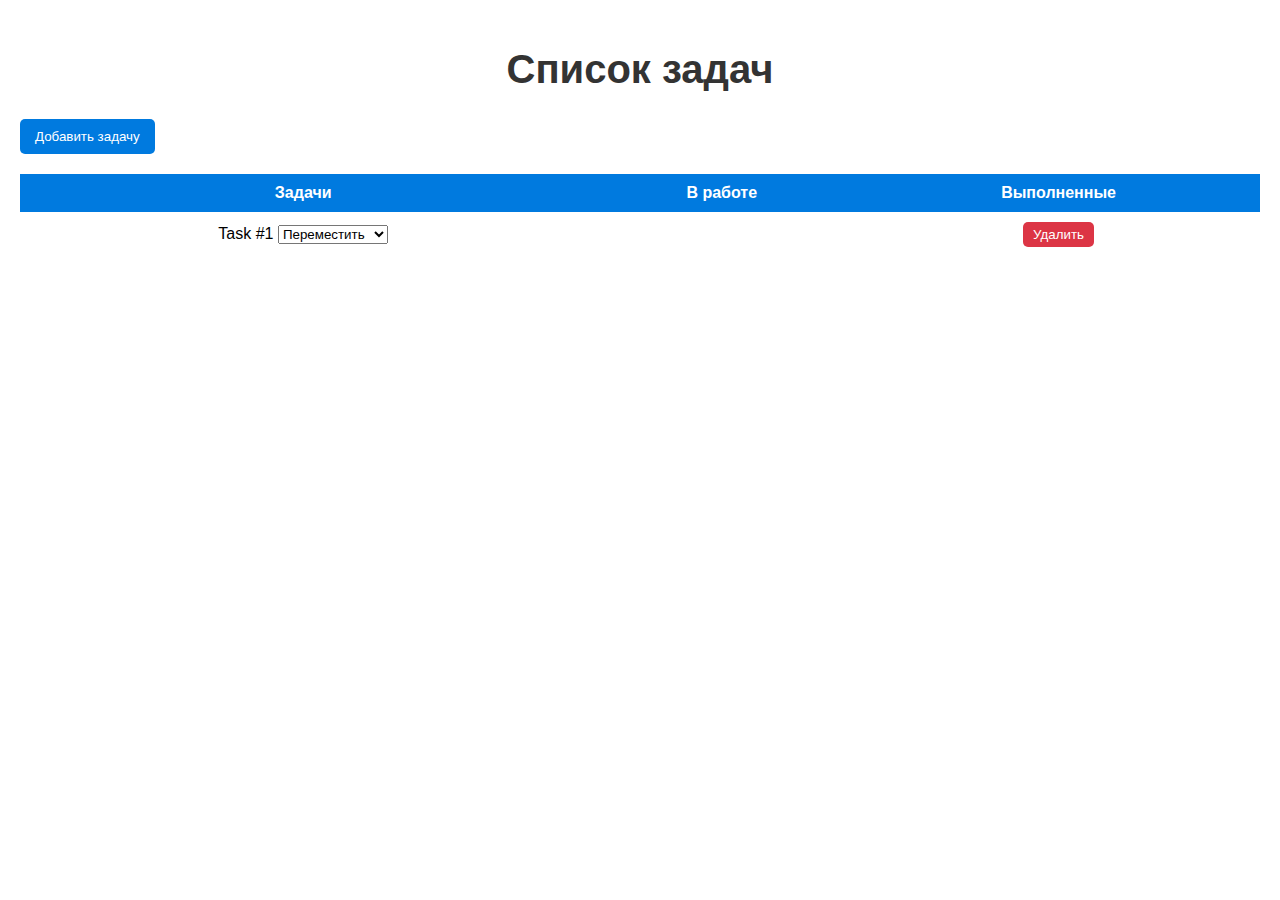
<file: src/index.html>
<!DOCTYPE html>
<html lang="ru">
  <head>
    <meta charset="UTF-8" />
    <meta name="viewport" content="width=device-width, initial-scale=1.0" />
    <title>Список задач</title>
    <link rel="stylesheet" href="./style.css" />
  </head>
  <body>
    <h1>Список задач</h1>
    <a target="_blank" href="./addTask.html">
      <button>Добавить задачу</button>
    </a>
    <table>
      <thead>
        <tr>
          <th>Задачи</th>
          <th>В работе</th>
          <th>Выполненные</th>
        </tr>
      </thead>
      <tbody>
        <td>
          Task #1
          <select class="select-status">
            <option>Переместить</option>
            <option>В работе</option>
            <option>Выполненные</option>
          </select>
        </td>
        <td></td>
        <td>
          <button class="delete-button">Удалить</button>
        </td>
      </tbody>
    </table>
  </body>
</html>
</file>
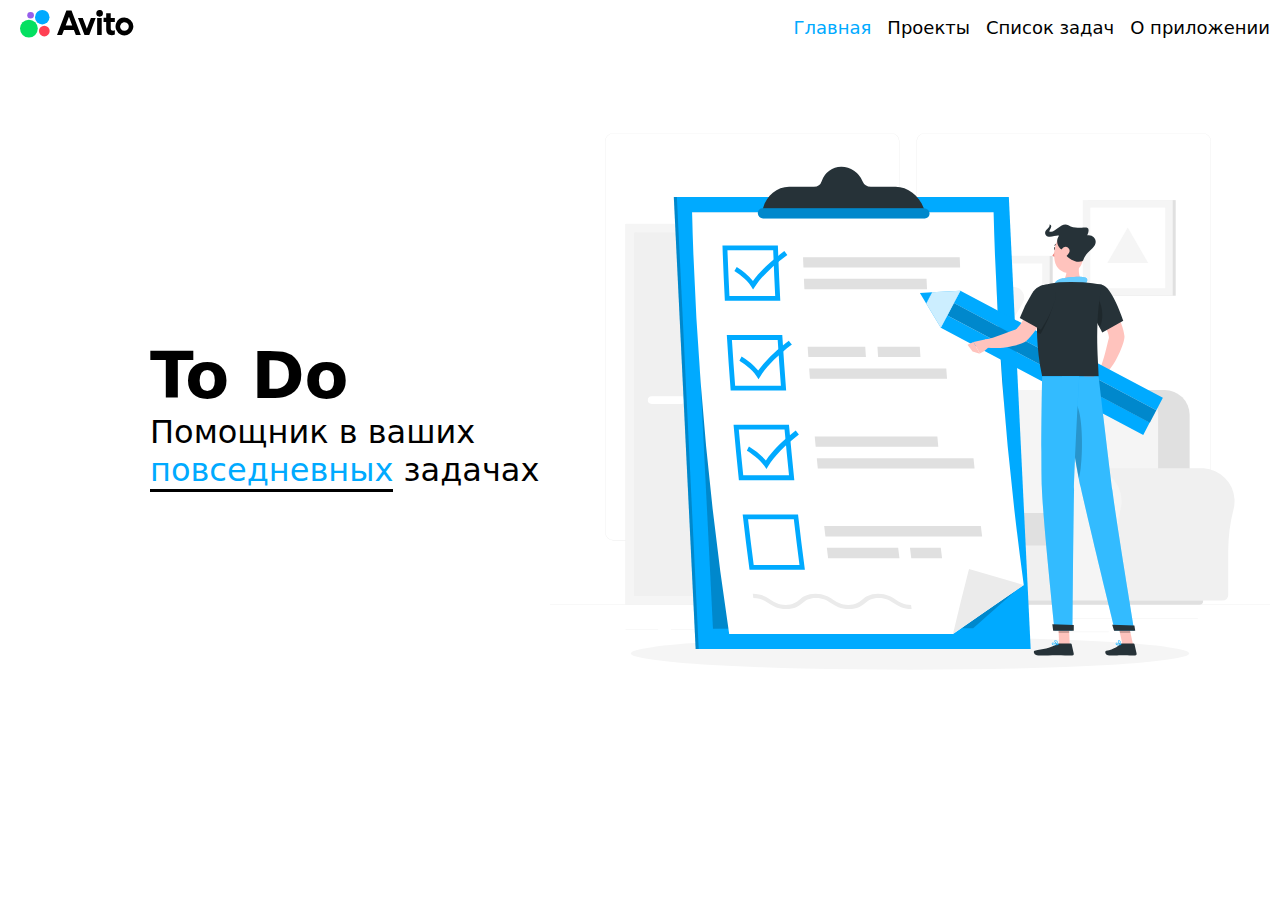
<file: src/html/index.html>
<!DOCTYPE html>
<html lang="ru">
  <head>
    <meta charset="UTF-8" />
    <meta name="viewport" content="width=device-width, initial-scale=1.0" />
    <title>Главная</title>
    <link rel="stylesheet" href="../css/header.css" />
    <link rel="stylesheet" href="../css/index.css" />
    <link rel="stylesheet" href="../css/main.css" />
    <link rel="icon" type="image/x-icon" href="../img/favicon.ico" />
    <link
      rel="apple-touch-icon"
      sizes="180x180"
      href="../img/apple-touch-icon.png"
    />
    <link
      rel="icon"
      type="image/png"
      sizes="32x32"
      href="../img/favicon-32x32.png"
    />
    <link
      rel="icon"
      type="image/png"
      sizes="16x16"
      href="../img/favicon-16x16.png"
    />
  </head>
  <body>
    <header class="header">
      <nav class="header__navigation">
        <div class="header__logo">
          <svg
            width="30"
            height="30"
            viewBox="0 0 30 30"
            fill="none"
            xmlns="http://www.w3.org/2000/svg"
          >
            <circle cx="10.595" cy="5.225" r="3.325" fill="#965EEB"></circle>
            <circle cx="22.245" cy="7.235" r="7.235" fill="#0AF"></circle>
            <circle cx="8.9" cy="18.6" r="8.9" fill="#04E061"></circle>
            <circle cx="24.325" cy="21.005" r="5.375" fill="#FF4053"></circle>
          </svg>
          <svg
            width="79"
            height="30"
            viewBox="0 0 79 30"
            xmlns="http://www.w3.org/2000/svg"
          >
            <path
              d="M11.36.62 2 25.06h5.03l1.92-5.1h9.94l1.93 5.1h4.99L16.5.62h-5.15Zm-.68 14.85 3.27-8.6 3.25 8.6h-6.52Zm21.14 3.29L27.76 7.89h-4.8l6.54 17.17h4.75L40.69 7.9h-4.8l-4.06 10.87Zm14.9-10.87h-4.57v17.17h4.56V7.9Zm-2.3-1.24a3.33 3.33 0 1 0 0-6.65 3.33 3.33 0 0 0 0 6.65Zm11.34-3.34H51.2v4.55h-2.67V12h2.67v7.3c0 4.13 2.28 5.92 5.49 5.92a7.86 7.86 0 0 0 3.15-.62v-4.26c-.54.2-1.11.3-1.7.31-1.39 0-2.4-.54-2.4-2.4V12h4.1V7.9h-4.1V3.31Zm13.7 4.27a8.9 8.9 0 0 0-8.23 5.49 8.9 8.9 0 0 0 0 6.8 8.9 8.9 0 0 0 4.8 4.83 8.9 8.9 0 0 0 3.41.68 8.9 8.9 0 0 0 6.24-15.16 8.9 8.9 0 0 0-6.23-2.64Zm0 13.24a4.33 4.33 0 0 1-4.26-5.17 4.33 4.33 0 0 1 7.85-1.57 4.33 4.33 0 0 1 .73 2.41 4.32 4.32 0 0 1-4.33 4.32v.01Z"
            ></path>
          </svg>
        </div>

        <div class="burger" id="burger">
          <img src="../img/menu.svg" class="icon menu" />
          <img
            src="../img/close-menu.svg"
            class="icon close-menu"
            style="display: none"
          />
        </div>
        <ul id="navigation" class="header__navigation-list">
          <li class="header__navigation-list-item">
            <a
              href="./index.html"
              class="active"
              onclick="event.preventDefault()"
              >Главная</a
            >
          </li>
          <li class="header__navigation-list-item">
            <a href="./projects.html">Проекты</a>
          </li>
          <li class="header__navigation-list-item">
            <a href="./todo.html">Список задач</a>
          </li>
          <li class="header__navigation-list-item">
            <a href="./info.html">О приложении</a>
          </li>
        </ul>
      </nav>
    </header>

    <main class="main">
      <aside class="main__side">
        <h1 class="main__side-title">To Do</h1>
        <p class="main__side-descs">
          Помощник в ваших
          <span class="main__side-descs-line">повседневных</span> задачах
        </p>
      </aside>

      <img src="../img/todoMan.svg" class="main__image" alt="" />
    </main>

    <script src="../js/app.js"></script>
  </body>
</html>
</file>
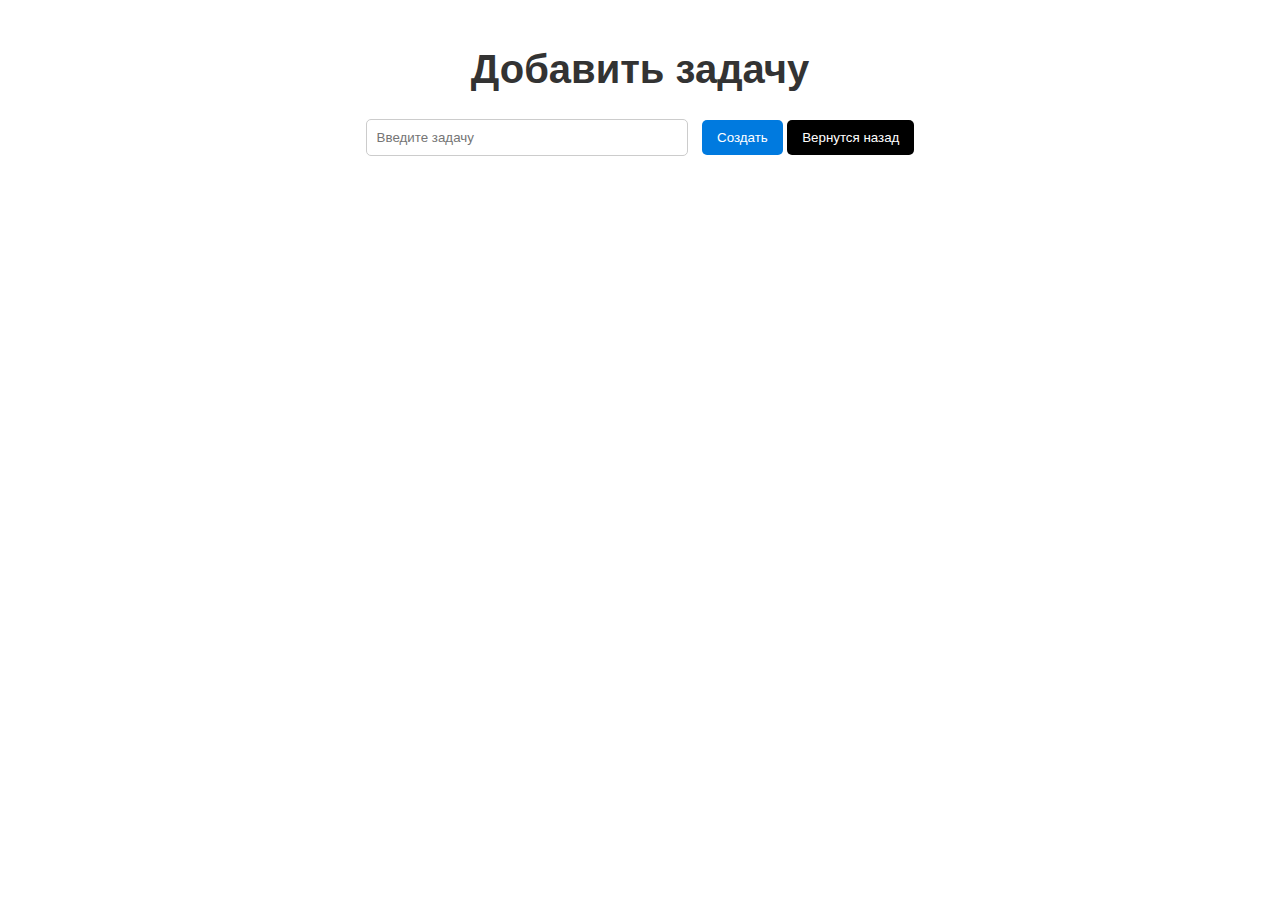
<file: src/addTask.html>
<!DOCTYPE html>
<html lang="en">
  <head>
    <meta charset="UTF-8" />
    <meta name="viewport" content="width=device-width, initial-scale=1.0" />
    <title>Добавить задачу</title>
    <link rel="stylesheet" href="./style.css" />
  </head>
  <body>
    <h1>Добавить задачу</h1>
    <div class="form-container">
      <form>
        <input type="text" placeholder="Введите задачу" required />
        <button type="submit">Создать</button>
      </form>

      <a href="./index.html"><button class="goback-button">Вернутся назад</button></a>
    </div>
  </body>
</html>
</file>
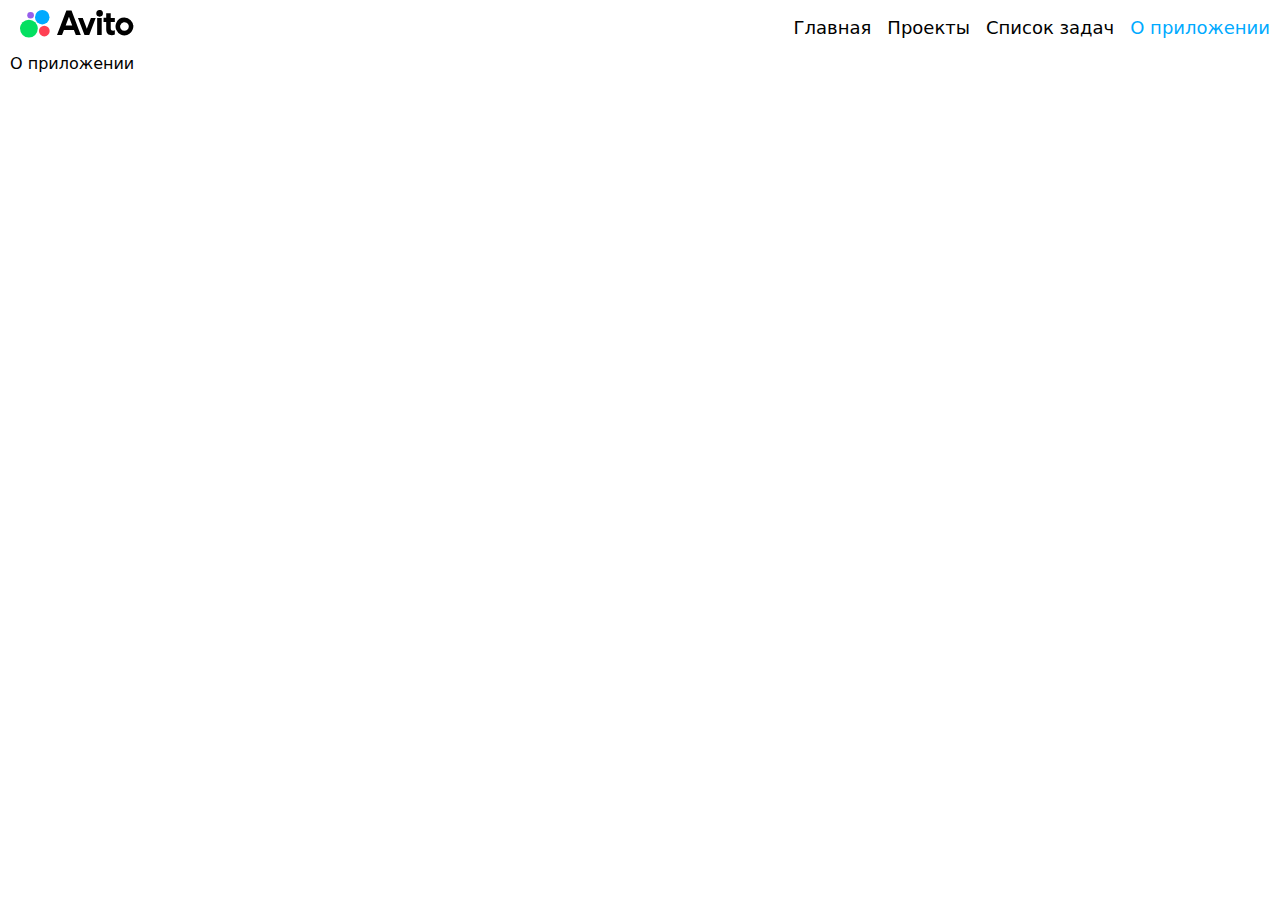
<file: src/html/info.html>
<!DOCTYPE html>
<html lang="ru">
  <head>
    <meta charset="UTF-8" />
    <meta name="viewport" content="width=device-width, initial-scale=1.0" />
    <title>О приложении</title>
    <link rel="stylesheet" href="../css/header.css" />
    <link rel="stylesheet" href="../css/index.css" />
    <link rel="icon" type="image/x-icon" href="../img/favicon.ico" />
    <link
      rel="apple-touch-icon"
      sizes="180x180"
      href="../img/apple-touch-icon.png"
    />
    <link
      rel="icon"
      type="image/png"
      sizes="32x32"
      href="../img/favicon-32x32.png"
    />
    <link
      rel="icon"
      type="image/png"
      sizes="16x16"
      href="../img/favicon-16x16.png"
    />
  </head>
  <body>
    <header class="header">
      <nav class="header__navigation">
        <div class="header__logo">
          <svg
            width="30"
            height="30"
            viewBox="0 0 30 30"
            fill="none"
            xmlns="http://www.w3.org/2000/svg"
          >
            <circle cx="10.595" cy="5.225" r="3.325" fill="#965EEB"></circle>
            <circle cx="22.245" cy="7.235" r="7.235" fill="#0AF"></circle>
            <circle cx="8.9" cy="18.6" r="8.9" fill="#04E061"></circle>
            <circle cx="24.325" cy="21.005" r="5.375" fill="#FF4053"></circle>
          </svg>
          <svg
            width="79"
            height="30"
            viewBox="0 0 79 30"
            xmlns="http://www.w3.org/2000/svg"
          >
            <path
              d="M11.36.62 2 25.06h5.03l1.92-5.1h9.94l1.93 5.1h4.99L16.5.62h-5.15Zm-.68 14.85 3.27-8.6 3.25 8.6h-6.52Zm21.14 3.29L27.76 7.89h-4.8l6.54 17.17h4.75L40.69 7.9h-4.8l-4.06 10.87Zm14.9-10.87h-4.57v17.17h4.56V7.9Zm-2.3-1.24a3.33 3.33 0 1 0 0-6.65 3.33 3.33 0 0 0 0 6.65Zm11.34-3.34H51.2v4.55h-2.67V12h2.67v7.3c0 4.13 2.28 5.92 5.49 5.92a7.86 7.86 0 0 0 3.15-.62v-4.26c-.54.2-1.11.3-1.7.31-1.39 0-2.4-.54-2.4-2.4V12h4.1V7.9h-4.1V3.31Zm13.7 4.27a8.9 8.9 0 0 0-8.23 5.49 8.9 8.9 0 0 0 0 6.8 8.9 8.9 0 0 0 4.8 4.83 8.9 8.9 0 0 0 3.41.68 8.9 8.9 0 0 0 6.24-15.16 8.9 8.9 0 0 0-6.23-2.64Zm0 13.24a4.33 4.33 0 0 1-4.26-5.17 4.33 4.33 0 0 1 7.85-1.57 4.33 4.33 0 0 1 .73 2.41 4.32 4.32 0 0 1-4.33 4.32v.01Z"
            ></path>
          </svg>
        </div>
        <div class="burger" id="burger">
          <img src="../img/menu.svg" class="icon menu" />
          <img
            src="../img/close-menu.svg"
            class="icon close-menu"
            style="display: none"
          />
        </div>
        <ul id="navigation" class="header__navigation-list">
          <li class="header__navigation-list-item">
            <a href="./index.html">Главная</a>
          </li>
          <li class="header__navigation-list-item">
            <a href="./projects.html">Проекты</a>
          </li>
          <li class="header__navigation-list-item">
            <a href="./todo.html">Список задач</a>
          </li>
          <li class="header__navigation-list-item">
            <a
              href="./info.html"
              class="active"
              onclick="event.preventDefault()"
              >О приложении</a
            >
          </li>
        </ul>
      </nav>
    </header>

    <main>О приложении</main>

    <script src="../js/app.js"></script>
  </body>
</html>
</file>
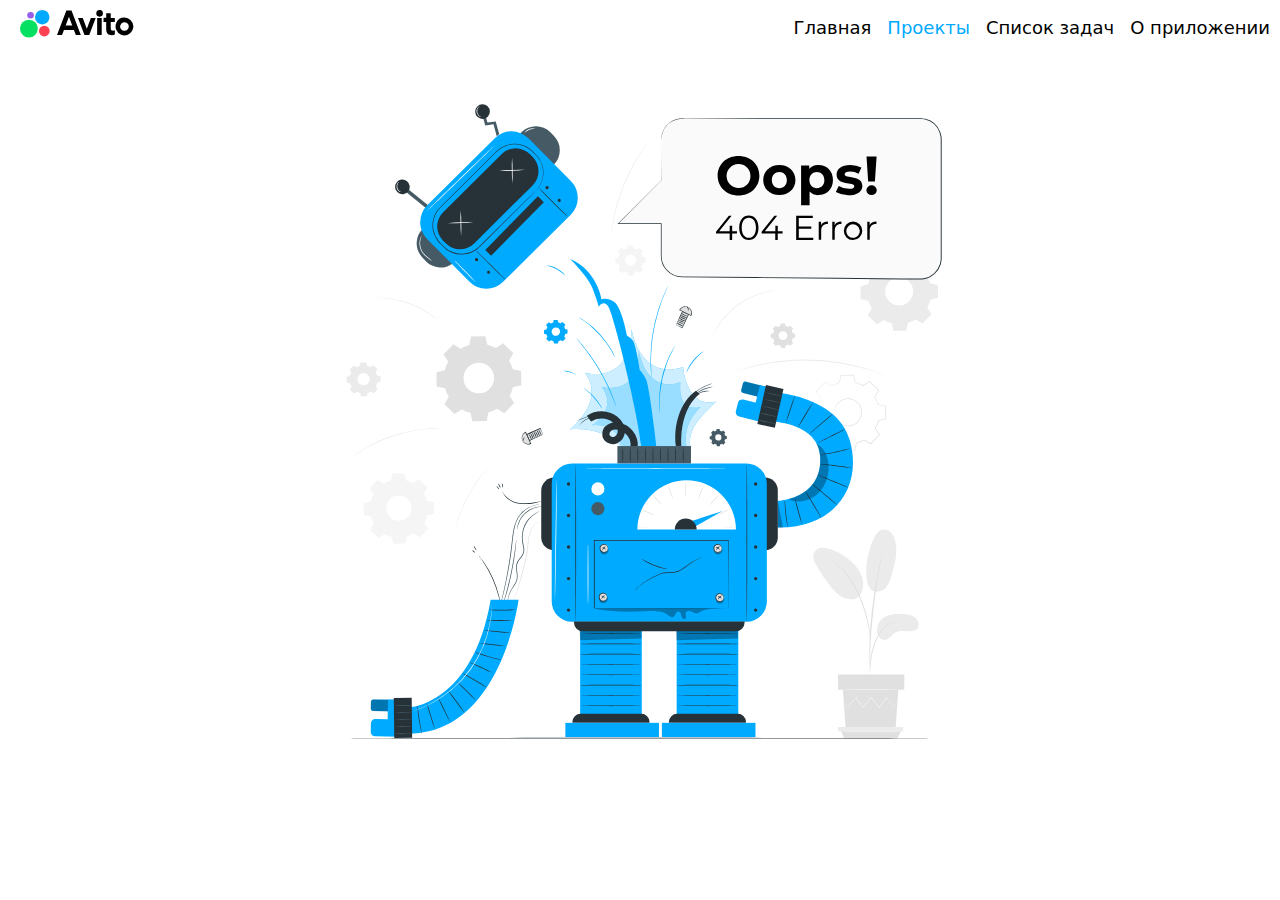
<file: src/html/projects.html>
<!DOCTYPE html>
<html lang="ru">
  <head>
    <meta charset="UTF-8" />
    <meta name="viewport" content="width=device-width, initial-scale=1.0" />
    <title>Ошибка 404</title>
    <link rel="stylesheet" href="../css/header.css" />
    <link rel="stylesheet" href="../css/index.css" />
    <link rel="stylesheet" href="../css/projects.css" />
    <link rel="icon" type="image/x-icon" href="../img/favicon.ico" />
    <link
      rel="apple-touch-icon"
      sizes="180x180"
      href="../img/apple-touch-icon.png"
    />
    <link
      rel="icon"
      type="image/png"
      sizes="32x32"
      href="../img/favicon-32x32.png"
    />
    <link
      rel="icon"
      type="image/png"
      sizes="16x16"
      href="../img/favicon-16x16.png"
    />
  </head>
  <body>
    <header class="header">
      <nav class="header__navigation">
        <div class="header__logo">
          <svg
            width="30"
            height="30"
            viewBox="0 0 30 30"
            fill="none"
            xmlns="http://www.w3.org/2000/svg"
          >
            <circle cx="10.595" cy="5.225" r="3.325" fill="#965EEB"></circle>
            <circle cx="22.245" cy="7.235" r="7.235" fill="#0AF"></circle>
            <circle cx="8.9" cy="18.6" r="8.9" fill="#04E061"></circle>
            <circle cx="24.325" cy="21.005" r="5.375" fill="#FF4053"></circle>
          </svg>
          <svg
            width="79"
            height="30"
            viewBox="0 0 79 30"
            xmlns="http://www.w3.org/2000/svg"
          >
            <path
              d="M11.36.62 2 25.06h5.03l1.92-5.1h9.94l1.93 5.1h4.99L16.5.62h-5.15Zm-.68 14.85 3.27-8.6 3.25 8.6h-6.52Zm21.14 3.29L27.76 7.89h-4.8l6.54 17.17h4.75L40.69 7.9h-4.8l-4.06 10.87Zm14.9-10.87h-4.57v17.17h4.56V7.9Zm-2.3-1.24a3.33 3.33 0 1 0 0-6.65 3.33 3.33 0 0 0 0 6.65Zm11.34-3.34H51.2v4.55h-2.67V12h2.67v7.3c0 4.13 2.28 5.92 5.49 5.92a7.86 7.86 0 0 0 3.15-.62v-4.26c-.54.2-1.11.3-1.7.31-1.39 0-2.4-.54-2.4-2.4V12h4.1V7.9h-4.1V3.31Zm13.7 4.27a8.9 8.9 0 0 0-8.23 5.49 8.9 8.9 0 0 0 0 6.8 8.9 8.9 0 0 0 4.8 4.83 8.9 8.9 0 0 0 3.41.68 8.9 8.9 0 0 0 6.24-15.16 8.9 8.9 0 0 0-6.23-2.64Zm0 13.24a4.33 4.33 0 0 1-4.26-5.17 4.33 4.33 0 0 1 7.85-1.57 4.33 4.33 0 0 1 .73 2.41 4.32 4.32 0 0 1-4.33 4.32v.01Z"
            ></path>
          </svg>
        </div>
        <div class="burger" id="burger">
          <img src="../img/menu.svg" class="icon menu" />
          <img
            src="../img/close-menu.svg"
            class="icon close-menu"
            style="display: none"
          />
        </div>
        <ul id="navigation" class="header__navigation-list">
          <li class="header__navigation-list-item">
            <a href="./index.html">Главная</a>
          </li>
          <li class="header__navigation-list-item">
            <a
              href="./projects.html"
              class="active"
              onclick="event.preventDefault()"
              >Проекты</a
            >
          </li>
          <li class="header__navigation-list-item">
            <a href="./todo.html">Список задач</a>
          </li>
          <li class="header__navigation-list-item">
            <a href="./info.html">О приложении</a>
          </li>
        </ul>
      </nav>
    </header>

    <main class="error">
      <img src="../img/404.svg" class="error__image" />
    </main>

    <script src="../js/app.js"></script>
  </body>
</html>
</file>
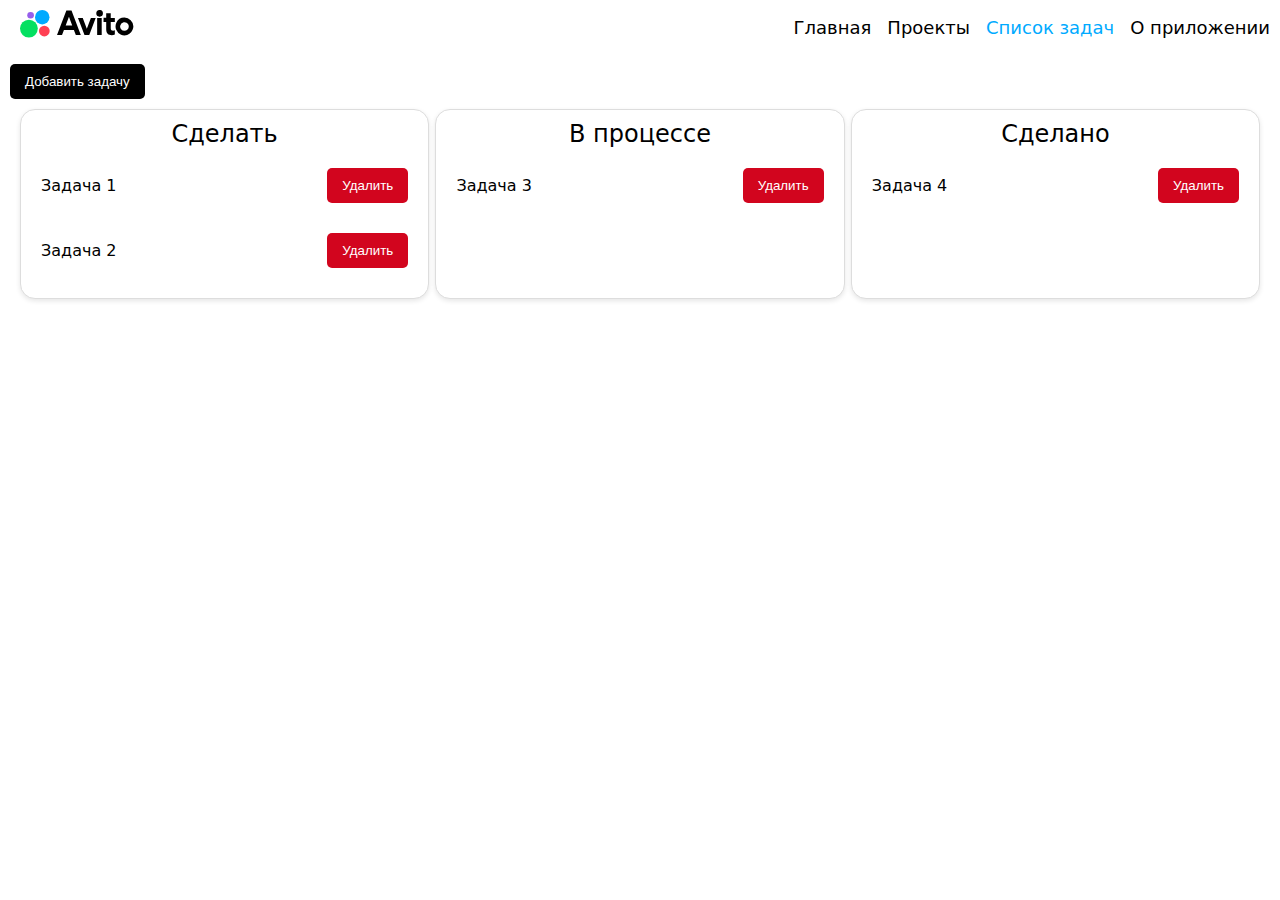
<file: src/html/todo.html>
<!DOCTYPE html>
<html lang="ru">
  <head>
    <meta charset="UTF-8" />
    <meta name="viewport" content="width=device-width, initial-scale=1.0" />
    <title>Список задач</title>
    <link rel="stylesheet" href="../css/header.css" />
    <link rel="stylesheet" href="../css/index.css" />
    <link rel="stylesheet" href="../css/todo.css" />
    <link rel="icon" type="image/x-icon" href="../img/favicon.ico" />
    <link
      rel="apple-touch-icon"
      sizes="180x180"
      href="../img/apple-touch-icon.png"
    />
    <link
      rel="icon"
      type="image/png"
      sizes="32x32"
      href="../img/favicon-32x32.png"
    />
    <link
      rel="icon"
      type="image/png"
      sizes="16x16"
      href="../img/favicon-16x16.png"
    />
  </head>
  <body>
    <header class="header">
      <nav class="header__navigation">
        <div class="header__logo">
          <svg
            width="30"
            height="30"
            viewBox="0 0 30 30"
            fill="none"
            xmlns="http://www.w3.org/2000/svg"
          >
            <circle cx="10.595" cy="5.225" r="3.325" fill="#965EEB"></circle>
            <circle cx="22.245" cy="7.235" r="7.235" fill="#0AF"></circle>
            <circle cx="8.9" cy="18.6" r="8.9" fill="#04E061"></circle>
            <circle cx="24.325" cy="21.005" r="5.375" fill="#FF4053"></circle>
          </svg>
          <svg
            width="79"
            height="30"
            viewBox="0 0 79 30"
            xmlns="http://www.w3.org/2000/svg"
          >
            <path
              d="M11.36.62 2 25.06h5.03l1.92-5.1h9.94l1.93 5.1h4.99L16.5.62h-5.15Zm-.68 14.85 3.27-8.6 3.25 8.6h-6.52Zm21.14 3.29L27.76 7.89h-4.8l6.54 17.17h4.75L40.69 7.9h-4.8l-4.06 10.87Zm14.9-10.87h-4.57v17.17h4.56V7.9Zm-2.3-1.24a3.33 3.33 0 1 0 0-6.65 3.33 3.33 0 0 0 0 6.65Zm11.34-3.34H51.2v4.55h-2.67V12h2.67v7.3c0 4.13 2.28 5.92 5.49 5.92a7.86 7.86 0 0 0 3.15-.62v-4.26c-.54.2-1.11.3-1.7.31-1.39 0-2.4-.54-2.4-2.4V12h4.1V7.9h-4.1V3.31Zm13.7 4.27a8.9 8.9 0 0 0-8.23 5.49 8.9 8.9 0 0 0 0 6.8 8.9 8.9 0 0 0 4.8 4.83 8.9 8.9 0 0 0 3.41.68 8.9 8.9 0 0 0 6.24-15.16 8.9 8.9 0 0 0-6.23-2.64Zm0 13.24a4.33 4.33 0 0 1-4.26-5.17 4.33 4.33 0 0 1 7.85-1.57 4.33 4.33 0 0 1 .73 2.41 4.32 4.32 0 0 1-4.33 4.32v.01Z"
            ></path>
          </svg>
        </div>
        <div class="burger" id="burger">
          <img src="../img/menu.svg" class="icon menu" />
          <img
            src="../img/close-menu.svg"
            class="icon close-menu"
            style="display: none"
          />
        </div>
        <ul id="navigation" class="header__navigation-list">
          <li class="header__navigation-list-item">
            <a href="./index.html">Главная</a>
          </li>
          <li class="header__navigation-list-item">
            <a href="./projects.html">Проекты</a>
          </li>
          <li class="header__navigation-list-item">
            <a
              href="./index.html"
              class="active"
              onclick="event.preventDefault()"
              >Список задач</a
            >
          </li>
          <li class="header__navigation-list-item">
            <a href="./info.html">О приложении</a>
          </li>
        </ul>
      </nav>
    </header>

    <main>
      <button class="add-btn" onclick="window.addTaskDialog.showModal()">
        Добавить задачу
      </button>
      <div class="todo">
        <div class="todo__column">
          <h2 class="todo__column-title">Сделать</h2>
          <div class="todo__column-card">Задача 1 <button>Удалить</button></div>
          <div class="todo__column-card">Задача 2 <button>Удалить</button></div>
        </div>
        <div class="todo__column">
          <h2 class="todo__column-title">В процессе</h2>
          <div class="todo__column-card">
            Задача 3
            <button>Удалить</button>
          </div>
        </div>
        <div class="todo__column">
          <h2 class="todo__column-title">Сделано</h2>
          <div class="todo__column-card">Задача 4 <button>Удалить</button></div>
        </div>
      </div>

      <dialog id="addTaskDialog" class="dialog">
        <div class="dialog__content">
          <span class="close-button" onclick="window.addTaskDialog.close()"
            >&times;</span
          >
          <h2>Добавить задачу</h2>
          <input type="text" id="taskInput" placeholder="Название задачи" />
          <menu>
            <button onclick="window.addTaskDialog.close()" id="saveTaskButton">
              Сохранить
            </button>
            <button
              onclick="window.addTaskDialog.close()"
              id="cancel"
              type="reset"
            >
              Отмена
            </button>
          </menu>
        </div>
      </dialog>
    </main>

    <script src="../js/app.js"></script>
  </body>
</html>
</file>
<file: src/style.css>
:root {
  --bg-primary: #007adf;
  --bg-primary-hover: #006bc3;
}

body {
  font-family: Arial, sans-serif;
  margin: 0;
  padding: 20px;
}

h1 {
  color: #333;
  text-align: center;
  font-size: 2.5em;
}

.form-container {
  text-align: center;
  margin-bottom: 20px;
}

form {
  display: inline-block;
}

input[type="text"] {
  padding: 10px;
  border: 1px solid #ccc;
  border-radius: 5px;
  margin-right: 10px;
  width: 300px;
}

button {
  padding: 10px 15px;
  background-color: var(--bg-primary);
  color: white;
  border: none;
  border-radius: 5px;
  cursor: pointer;
  transition: background-color 0.3s;
}

button:hover {
  background-color: var(--bg-primary-hover);
}

table {
  width: 100%;
  border-collapse: collapse;
  margin-top: 20px;
}

th {
  background-color: var(--bg-primary);
  color: white;
  padding: 10px;
  text-align: center;
}

td {
  padding: 10px;
  text-align: center;
}

.task {
  background-color: #fff3cd;
}

.in-progress {
  background-color: #d1ecf1;
}

.completed {
  background-color: #c3e6cb;
}

.delete-button {
  background-color: #dc3545;
  color: white;
  border: none;
  border-radius: 5px;
  cursor: pointer;
  padding: 5px 10px;
  transition: background-color 0.3s;
}

.delete-button:hover {
  background-color: #c82333;
}

.goback-button {
  padding: 10px 15px;
  background-color: black;
  color: white;
  border: none;
  border-radius: 5px;
  cursor: pointer;
  transition: background-color 0.3s;
}

.goback-button:hover {
  background: black;
}

.checkbox {
  cursor: pointer;
}
</file>
<file: src/css/header.css>
.header {
  padding-inline: 10px;
  padding-block: 5px;

  width: 100%;
}

.header__navigation {
  display: flex;
  align-items: center;
  justify-content: space-between;
}

.header__navigation-list {
  display: flex;
  align-items: center;
  column-gap: 16px;
}

.header__navigation-list-item {
  list-style-type: none;
}

.header__navigation-list-item a {
  text-decoration: none;
  color: black;
  font-size: 18px;
}

a.active {
  color: #00aaff;
  cursor: initial;
}

.burger {
  display: none;
  flex-direction: column;
  cursor: pointer;
  margin-right: 10px;
}

@media (max-width: 1024px) {
  .header__navigation-list {
    display: none;
    flex-direction: column;
    align-items: start;

    position: absolute;
    top: 60px;
    left: 0;
    right: 0;

    padding: 16px;

    background-color: white;

    animation: headerTransform 0.4s ease 0s 1 normal forwards;

    max-height: 0;

    overflow: hidden;
  }

  .header__navigation-list.active {
    display: flex;
    max-height: 500px;
  }

  .header__navigation-list-item a {
    font-size: 24px;
  }

  .burger {
    display: flex;
  }

  .icon {
    width: 32px;
    -webkit-animation: shadow-pop-tr 0.3s cubic-bezier(0.470, 0.000, 0.745, 0.715) both;
    animation: shadow-pop-tr 0.3s cubic-bezier(0.470, 0.000, 0.745, 0.715) both;
  }
}

.header__logo {
  padding-inline: 10px;
  padding-block: 5px;
}

/* ----------------------------------------------
 * Generated by Animista on 2024-11-7 10:28:58
 * Licensed under FreeBSD License.
 * See http://animista.net/license for more info. 
 * w: http://animista.net, t: @cssanimista
 * ---------------------------------------------- */

/**
 * ----------------------------------------
 * animation shadow-pop-tr
 * ----------------------------------------
 */
 @-webkit-keyframes shadow-pop-tr {
  0% {
    -webkit-box-shadow: 0 0 #3e3e3e, 0 0 #3e3e3e, 0 0 #3e3e3e, 0 0 #3e3e3e, 0 0 #3e3e3e, 0 0 #3e3e3e, 0 0 #3e3e3e, 0 0 #3e3e3e;
            box-shadow: 0 0 #3e3e3e, 0 0 #3e3e3e, 0 0 #3e3e3e, 0 0 #3e3e3e, 0 0 #3e3e3e, 0 0 #3e3e3e, 0 0 #3e3e3e, 0 0 #3e3e3e;
    -webkit-transform: translateX(0) translateY(0);
            transform: translateX(0) translateY(0);
  }
  100% {
    -webkit-box-shadow: 1px -1px #3e3e3e, 2px -2px #3e3e3e, 3px -3px #3e3e3e, 4px -4px #3e3e3e, 5px -5px #3e3e3e, 6px -6px #3e3e3e, 7px -7px #3e3e3e, 8px -8px #3e3e3e;
            box-shadow: 1px -1px #3e3e3e, 2px -2px #3e3e3e, 3px -3px #3e3e3e, 4px -4px #3e3e3e, 5px -5px #3e3e3e, 6px -6px #3e3e3e, 7px -7px #3e3e3e, 8px -8px #3e3e3e;
    -webkit-transform: translateX(-8px) translateY(8px);
            transform: translateX(-8px) translateY(8px);
  }
}
@keyframes shadow-pop-tr {
  0% {
    -webkit-box-shadow: 0 0 #3e3e3e, 0 0 #3e3e3e, 0 0 #3e3e3e, 0 0 #3e3e3e, 0 0 #3e3e3e, 0 0 #3e3e3e, 0 0 #3e3e3e, 0 0 #3e3e3e;
            box-shadow: 0 0 #3e3e3e, 0 0 #3e3e3e, 0 0 #3e3e3e, 0 0 #3e3e3e, 0 0 #3e3e3e, 0 0 #3e3e3e, 0 0 #3e3e3e, 0 0 #3e3e3e;
    -webkit-transform: translateX(0) translateY(0);
            transform: translateX(0) translateY(0);
  }
  100% {
    -webkit-box-shadow: 1px -1px #3e3e3e, 2px -2px #3e3e3e, 3px -3px #3e3e3e, 4px -4px #3e3e3e, 5px -5px #3e3e3e, 6px -6px #3e3e3e, 7px -7px #3e3e3e, 8px -8px #3e3e3e;
            box-shadow: 1px -1px #3e3e3e, 2px -2px #3e3e3e, 3px -3px #3e3e3e, 4px -4px #3e3e3e, 5px -5px #3e3e3e, 6px -6px #3e3e3e, 7px -7px #3e3e3e, 8px -8px #3e3e3e;
    -webkit-transform: translateX(-8px) translateY(8px);
            transform: translateX(-8px) translateY(8px);
  }
}


@keyframes headerTransform {
  0% {
    transform: scale(0.5);
    transform-origin: 50% 100%;
  }

  100% {
    transform: scale(1);
    transform-origin: 50% 100%;
  }
}
/* 
@keyframes iconTransform {
  0% {
    transform: translate(0);
  }

  20% {
    transform: translate(-2px, 2px);
  }

  40% {
    transform: translate(-2px, -2px);
  }

  60% {
    transform: translate(2px, 2px);
  }

  80% {
    transform: translate(2px, -2px);
  }

  100% {
    transform: translate(0);
  }
} */
</file>
<file: src/css/index.css>
* {
  margin: 0;
  padding: 0;
  box-sizing: border-box;
}

body {
  font-family: system-ui, -apple-system, BlinkMacSystemFont, "Segoe UI", Roboto,
    Oxygen, Ubuntu, Cantarell, "Open Sans", "Helvetica Neue", sans-serif;
}

main {
  padding-inline: 10px;
}

img {
  user-select: none;
  -webkit-user-select: none;
  -moz-user-select: none;
}
</file>
<file: src/css/main.css>
.main {
  display: flex;
  flex-direction: row;
  align-items: center;
}

.main__side {
  margin-left: 140px;

  width: fit-content;
}

.main__side-title {
  font-size: 64px;
}

.main__side-descs {
  font-size: 32px;
}

.main__side-descs-line {
  color: #00aaff;
  border-bottom: 3px solid black;
}

.main__image {
  max-height: 80vh;
  width: 100%;
}

@media (max-width: 1024px) {
  .main {
    flex-direction: column;
    align-items: center;
    justify-content: center;
  }

  .main__side {
    margin: 0 auto;
  }

  .main__side-title {
    font-size: 42px;
    text-align: center;
  }

  .main__side-descs {
    font-size: 22px;
    text-align: center;
  }
}
</file>
<file: src/css/projects.css>
.error {
  display: flex;
  flex-direction: column;
  align-items: center;
}

.error__image {
  max-width: 80vw;
  max-height: 80vh;
}
</file>
<file: src/css/todo.css>
input {
  box-sizing: border-box;
}

.add-btn {
  margin-top: 10px;

  background-color: black;
  color: white;
  font-weight: 500;

  &:hover {
    background-color: black;
  }
}

.todo {
  display: flex;
  justify-content: space-between;

  padding: 10px;
}

.todo__column {
  background-color: #fff;

  border: 1px solid #ddd;
  border-radius: 15px;

  width: 33%;

  padding: 10px;

  box-shadow: 0 2px 5px rgba(0, 0, 0, 0.1);
}

.todo__column-title {
  text-align: center;
  font-weight: 500;

  margin-bottom: 10px;
}

.todo__column-card {
  border-radius: 8px;
  padding: 10px;
  margin-bottom: 10px;
  transition: background-color 0.3s;
  display: flex;
  align-items: center;
  justify-content: space-between;
}

.card:hover {
  background-color: #d0d0d0;
}

.dialog {
  border: none;

  position: absolute;
  top: 0;
  left: 0;
  right: 0;
  bottom: 0;

  padding: 10px 20px;

  border-radius: 8px;

  margin: auto;

  &::backdrop {
    background-color: rgba(0, 0, 0, 0.5);
  }
}

menu {
  display: flex;
  flex-direction: row;

  margin: 10px auto;

  column-gap: 8px;
}

.close-button {
  color: #aaa;

  float: right;

  font-size: 28px;
  font-weight: bold;

  &:hover,
  :focus {
    color: black;
    cursor: pointer;
  }
}

#taskInput {
  width: 100%;

  padding: 10px 15px;

  font-size: 16px;

  border: 1px solid #ccc;
  border-radius: 5px;
}

button {
  padding: 10px 15px;

  border: none;

  background-color: #d2051e;
  color: white;

  border-radius: 5px;

  cursor: pointer;

  &:hover {
    background-color: #af0216;
  }
}

@media (max-width: 1024px) {
  .todo {
    flex-direction: column;

    gap: 24px;

    padding: 0;

    margin-top: 16px;
  }

  .todo__column {
    width: 100%;
  }
}
</file>
